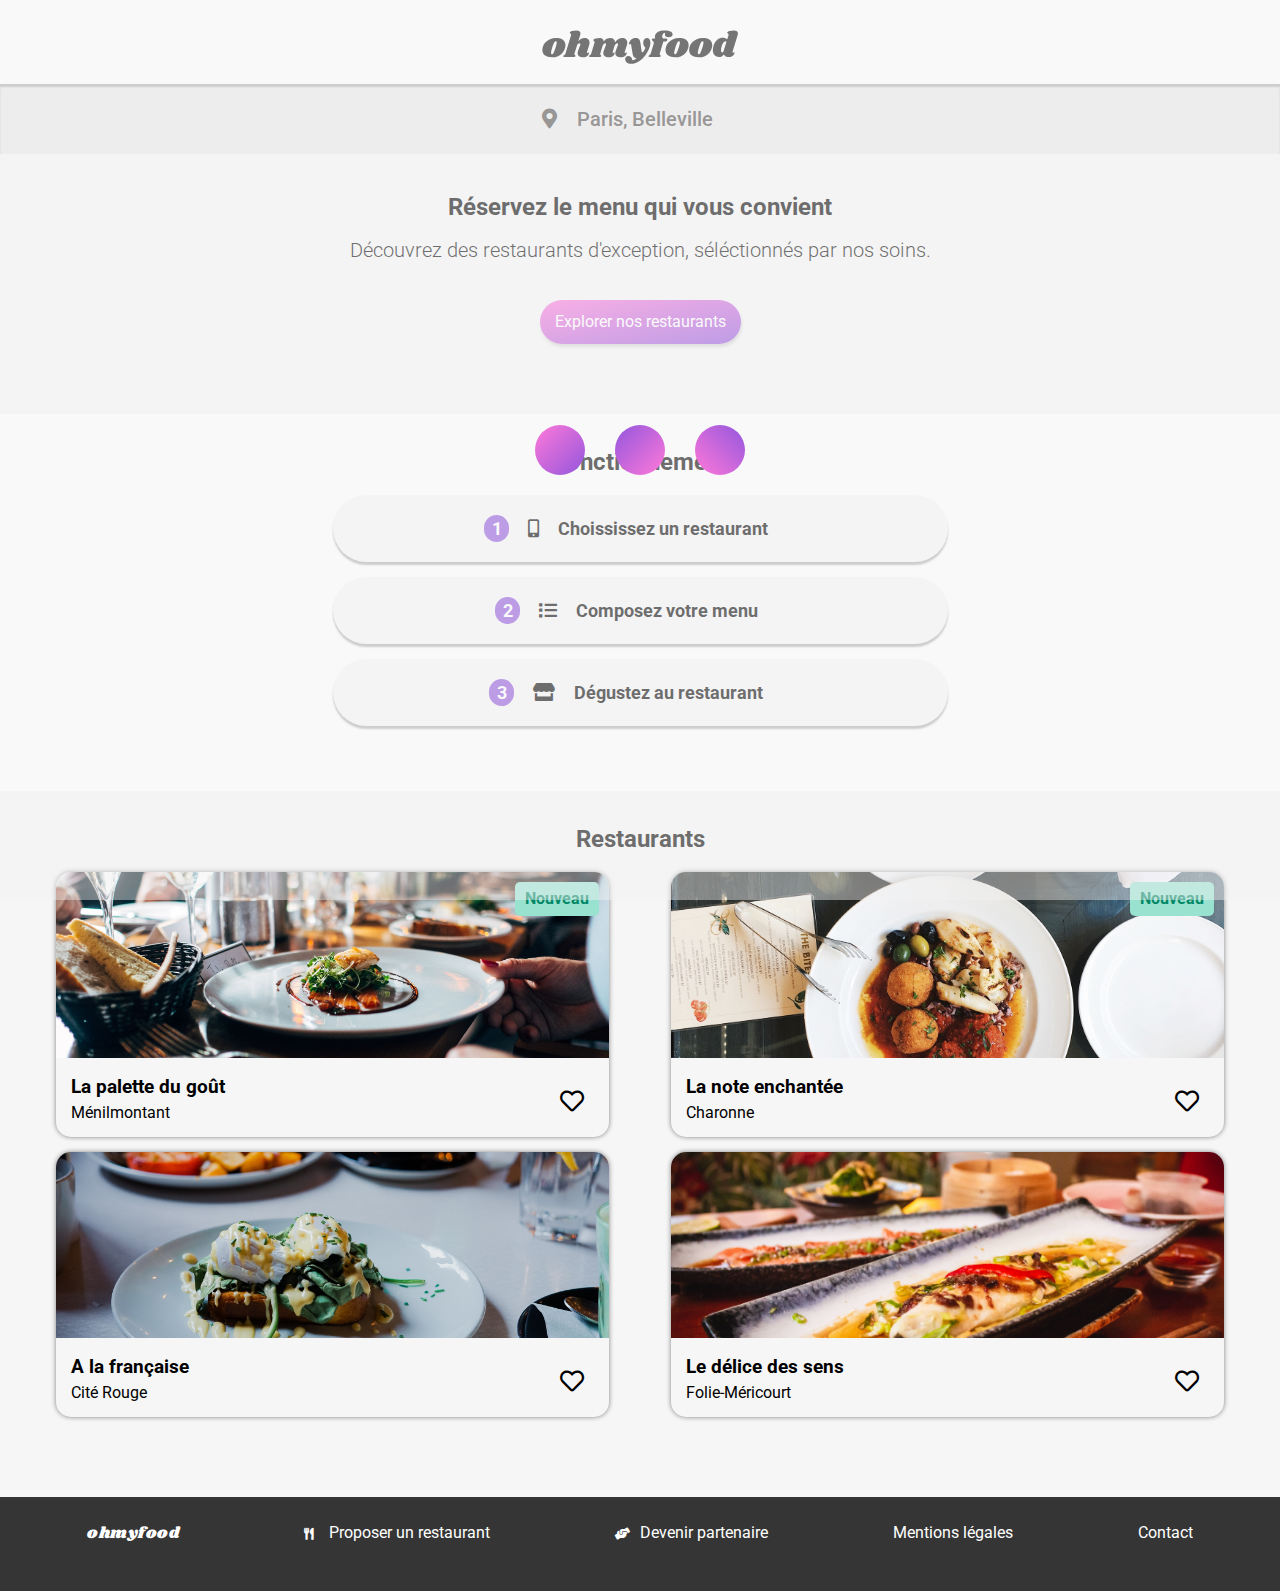
<file: index.html>
<!DOCTYPE html>
<html lang="fr">
<head>
    <meta charset="UTF-8">
    <meta http-equiv="X-UA-Compatible" content="IE=edge">
    <meta name="viewport" content="width=device-width, initial-scale=1.0">
    <title>Ohmyfood</title>
    <link rel="stylesheet" href="https://use.fontawesome.com/releases/v5.7.1/css/all.css">
    <link rel="stylesheet" href="style.css">
    <link href="https://fonts.googleapis.com/css2?family=Roboto:wght@300;400;500;700&family=Shrikhand&display=swap" rel="stylesheet">
</head>
<body>
    <div class="loader-container">
        <div class="loader loader1"></div>
        <div class="loader loader2"></div>
        <div class="loader loader3"></div>
    </div>
    <header>
        <div class="logo-div">
            <img src="./img/ohmyfood@2x.svg" alt="logo" class="logo-img">
        </div>
    </header>
    <main>
        <article class="first-article">
            <section class="presentation">
                <div class="first-presentation">
                    <i class="fas fa-map-marker-alt"></i>
                    <p>Paris, Belleville</p>
                </div>
                <div class="header-presentation">
                    <h2>Réservez le menu qui vous convient</h2>
                    <p>
                        Découvrez des restaurants d'exception, séléctionnés par nos soins.
                    </p>
                    <nav>
                        <button class="button-presentation" type="button">
                                Explorer nos restaurants
                        </button>
                    </nav>
                </div>
            </section>
        </article>
        <article class="second-article">
            <section class="functioning">
                <div id="functioning-title">
                    <h2>Fonctionnement</h2>
                </div>
                <div class="the-three-stages">
                    <ol class="steps">
                        <li class="first-step">
                            <i class="fas fa-mobile-alt icone"></i>
                            Choississez un restaurant
                        </li>
                        <li class="second-step">
                            <i class="fas fa-list icone"></i>
                            Composez votre menu
                        </li>
                        <li class="third-class">
                            <i class="fas fa-store icone"></i>
                            Dégustez au restaurant
                        </li>
                    </ol>
                </div>
            </section>
        </article>
        <article class="third-article">
            <section class="restaurant">
                <div id="restaurant-title">
                    <h2>Restaurants</h2>
                </div>
                <div class="dishes">
                    <div class="dish">
                        <a href="menu1.html">
                            <div class="dish-view dish-new">
                                <img src="./img/dish1.jpg" alt="" class="dish-img">
                            </div>
                            <div class="dish-name">
                                <div class="dish-name-text">
                                    <h3>La palette du goût</h3>
                                    <p>Ménilmontant</p>
                                </div>
                                <div class="heart-anim">
                                    <i class="far fa-heart coeurvide"></i>
                                    <i class="fas fa-heart coeurplein "></i>
                                </div>
                            </div>
                        </a>
                    </div>
                    <div class="dish">
                        <a href="menu2.html">
                            <div class="dish-view dish-new">
                                <img src="./img/dish2.jpg" alt="" class="dish-img">
                            </div>
                            <div class="dish-name">
                                <div class="dish-name-text">
                                    <h3>La note enchantée</h3>
                                    <p>Charonne</p>
                                </div>
                                <div class="heart-anim">
                                    <i class="far fa-heart coeurvide"></i>
                                    <i class="fas fa-heart coeurplein "></i>
                                </div>
                            </div>
                        </a>
                    </div>
                    <div class="dish">
                        <a href="menu3.html">
                            <div class="dish-view">
                                <img src="./img/dish3.jpg" alt="" class="dish-img">
                            </div>
                            <div class="dish-name">
                                <div class="dish-name-text">
                                    <h3>A la française</h3>
                                    <p>Cité Rouge</p>
                                </div>
                                <div class="heart-anim">
                                    <i class="far fa-heart coeurvide"></i>
                                    <i class="fas fa-heart coeurplein "></i>
                                </div>
                            </div>
                        </a>
                    </div>
                    <div class="dish">
                        <a href="menu4.html">
                            <div class="dish-view">
                                <img src="./img/dish4.jpg" alt="" class="dish-img">
                            </div>
                            <div class="dish-name">
                                <div class="dish-name-text">
                                    <h3>Le délice des sens</h3>
                                    <p>Folie-Méricourt</p>
                                </div>
                                <div class="heart-anim">
                                    <i class="far fa-heart coeurvide"></i>
                                    <i class="fas fa-heart coeurplein "></i>
                                </div>
                            </div>
                        </a>
                    </div>
                </div>
            </section>
        </article>
    </main>
    <footer>
        <div class="footer-flex">
            <div class="footer-title">
                <p>ohmyfood</p>
            </div>
            <div class="footer-div">
                <i class="fas fa-utensils"></i>
                <a href="#">Proposer un restaurant</a>
            </div>
            <div class="footer-div">
                <i class="fas fa-hands-helping"></i>
                <a href="#">Devenir partenaire</a>
            </div>
            <div class="footer-div">
                <a href="#">Mentions légales</a>
            </div>
            <div class="footer-div">
                <a href="mailto:rahmani.abel@hotmail.fr">Contact</a>
            </div>
        </div>
    </footer>
</body>
</file>
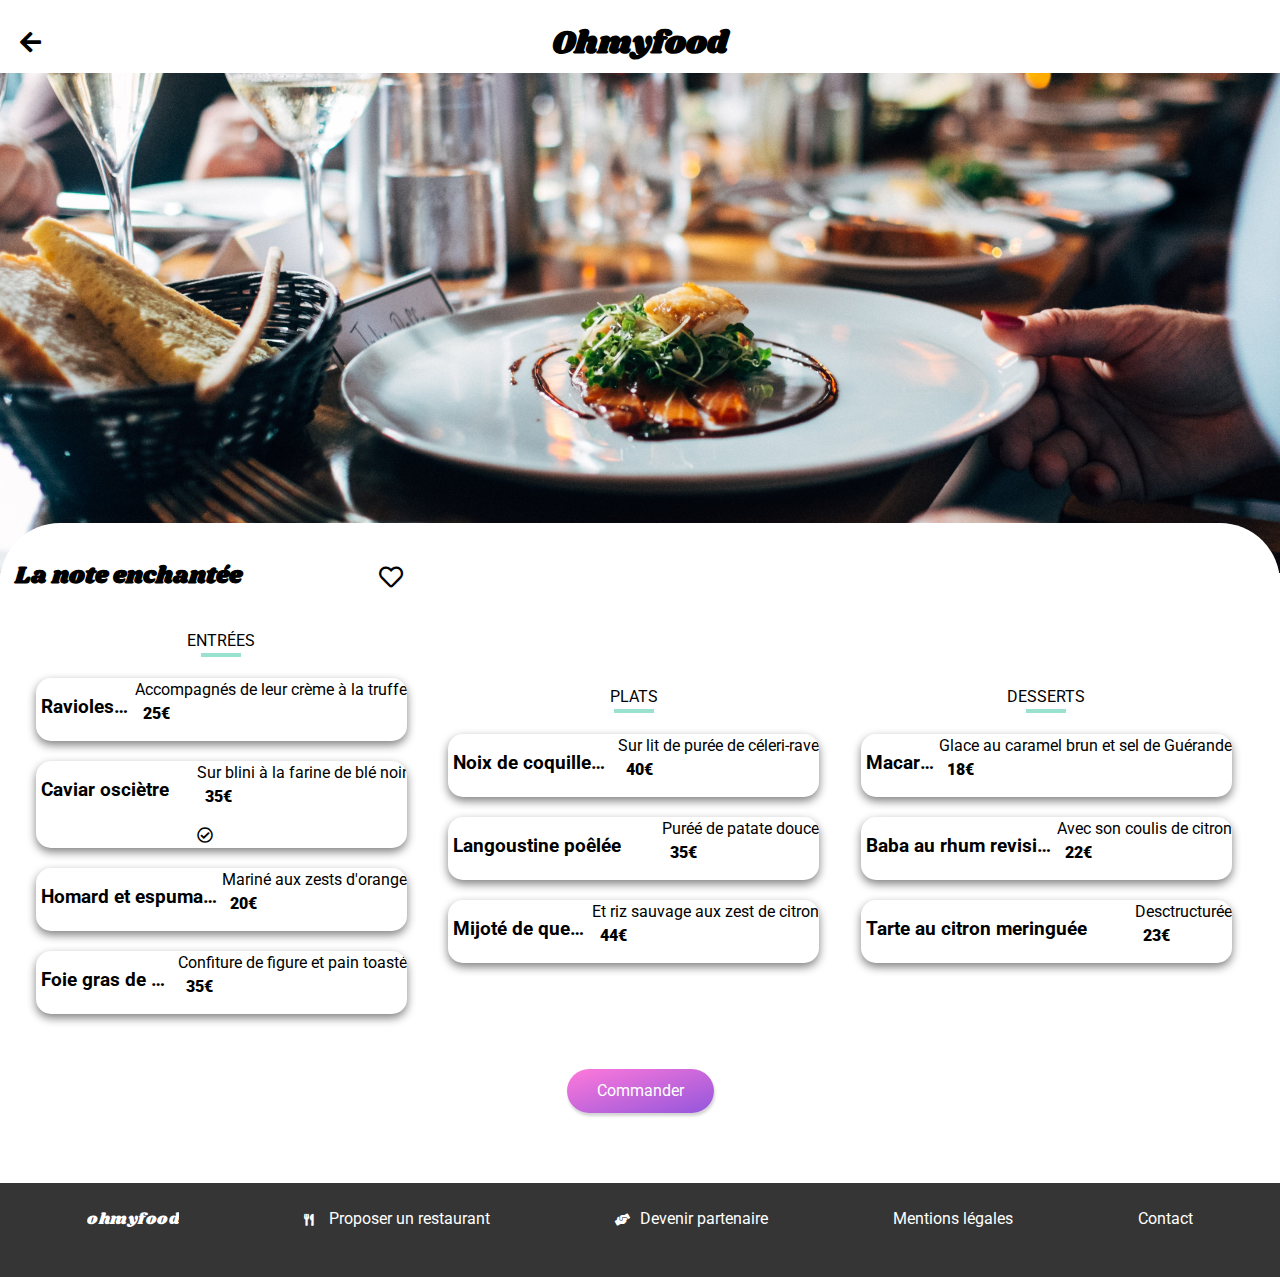
<file: menu1.html>
<!DOCTYPE html>
<html lang="en">
<head>
    <meta charset="UTF-8">
    <meta http-equiv="X-UA-Compatible" content="IE=edge">
    <meta name="viewport" content="width=device-width, initial-scale=1.0">
    <title>Ohmyfood</title>
    <link rel="stylesheet" href="https://use.fontawesome.com/releases/v5.7.1/css/all.css">
    <link rel="stylesheet" href="menu1.css">
    <link href="https://fonts.googleapis.com/css2?family=Roboto:wght@300;400;500;700&family=Shrikhand&display=swap" rel="stylesheet">
</head>
<body>
    <header>
        <div class="logo-div">
            <a href="index.html">
                <i class="fas fa-arrow-left"></i>
            </a>
            <h1>Ohmyfood</h1>
        </div>
    </header>
    <main class="main-menu1">
        <article class="background-article">
        </article>
        <article class="article-menu1">
            <section class="entree">
                <div class="title-of-page">
                    <h2>La note enchantée</h2>
                    <div class="heart-anim">
                        <i class="far fa-heart coeurvide"></i>
                        <i class="fas fa-heart coeurplein "></i>
                    </div>
                </div>
                <div class="title-article">
                    <p>Entrées</p>
                </div>
                <div class="the-entrees">
                    <div class="global-entree">
                        <div class="name-entree">
                            <div class="name-of-entree">
                                <h3>Ravioles de foie gras</h3>
                            </div>
                            <div class="description-entree">
                                <p>Accompagnés de leur crème à la truffe</p>
                                <p class="strong">25€</p>
                            </div>
                        </div>
                    </div>
                    <div class="global-entree">
                        <div class="name-entree">
                            <div class="name-of-entree">
                                <h3>Caviar osciètre</h3>
                            </div>
                            <div class="description-entree">
                                <p>Sur blini à la farine de blé noir</p>
                                <p class="strong">35€</p>
                                <i class="far fa-check-circle"></i>
                            </div>
                        </div>
                    </div>
                    <div class="global-entree">
                        <div class="name-entree">
                            <div class="name-of-entree">
                                <h3>Homard et espuma de potiron</h3>
                            </div>
                            <div class="description-entree">
                                <p>Mariné aux zests d'orange</p>
                                <p class="strong">20€</p>
                            </div>
                        </div>
                    </div>
                    <div class="global-entree">
                        <div class="name-entree">
                            <div class="name-of-entree">
                                <h3>Foie gras de canard cuit entier</h3>
                            </div>
                            <div class="description-entree">
                                <p>Confiture de figure et pain toasté</p>
                                <p class="strong">35€</p>
                            </div>
                        </div>
                    </div>
                </div>
            </section>
            <section class="plate">
                <div class="title-article">
                    <p>plats</p>
                </div>
                <div class="the-entrees">
                    <div class="global-entree">
                        <div class="name-entree">
                            <div class="name-of-entree">
                                <h3>Noix de coquilles Saint-Jacques</h3>
                            </div>
                            <div class="description-entree">
                                <p>Sur lit de purée de céleri-rave</p>
                                <p class="strong">40€</p>
                            </div>
                        </div>
                    </div>
                    <div class="global-entree">
                        <div class="name-entree">
                            <div class="name-of-entree">
                                <h3>Langoustine poêlée</h3>
                            </div>
                            <div class="description-entree">
                                <p>Puréé de patate douce</p>
                                <p class="strong">35€</p>
                            </div>
                        </div>
                    </div>
                    <div class="global-entree">
                        <div class="name-entree">
                            <div class="name-of-entree">
                                <h3>Mijoté de queue de boeuf</h3>
                            </div>
                            <div class="description-entree">
                                <p>Et riz sauvage aux zest de citron</p>
                                <p class="strong">44€</p>
                            </div>
                        </div>
                    </div>
                </div>
            </section>
            <section class="dessert">
                <div class="title-article">
                    <p>Desserts</p>
                </div>
                <div class="the-entrees">
                    <div class="global-entree">
                        <div class="name-entree">
                            <div class="name-of-entree">
                                <h3>Macaron noisette et chocolat</h3>
                            </div>
                            <div class="description-entree">
                                <p>Glace au caramel brun et sel de Guérande</p>
                                <p class="strong">18€</p>
                            </div>
                        </div>
                    </div>
                    <div class="global-entree">
                        <div class="name-entree">
                            <div class="name-of-entree">
                                <h3>Baba au rhum revisité</h3>
                            </div>
                            <div class="description-entree">
                                <p>Avec son coulis de citron</p>
                                <p class="strong">22€</p>
                            </div>
                        </div>
                    </div>
                    <div class="global-entree">
                        <div class="name-entree">
                            <div class="name-of-entree">
                                <h3>Tarte au citron meringuée</h3>
                            </div>
                            <div class="description-entree">
                                <p>Desctructurée</p>
                                <p class="strong">23€</p>
                            </div>
                        </div>
                    </div>
                </div>
            </section>
            <div class="footer-nav">
                <nav>
                    <button class="button-presentation" type="button">
                            Commander
                    </button>
                </nav>
            </div>
        </article>
    </main>
    <footer>
        <div class="footer-flex">
            <div class="footer-title">
                <p>ohmyfood</p>
            </div>
            <div class="footer-div">
                <i class="fas fa-utensils"></i>
                <a href="#">Proposer un restaurant</a>
            </div>
            <div class="footer-div">
                <i class="fas fa-hands-helping"></i>
                <a href="#">Devenir partenaire</a>
            </div>
            <div class="footer-div">
                <a href="#">Mentions légales</a>
            </div>
            <div class="footer-div">
                <a href="mailto:rahmani.abel@hotmail.fr">Contact</a>
            </div>
        </div>
    </footer>
</body>
</html>
</file>
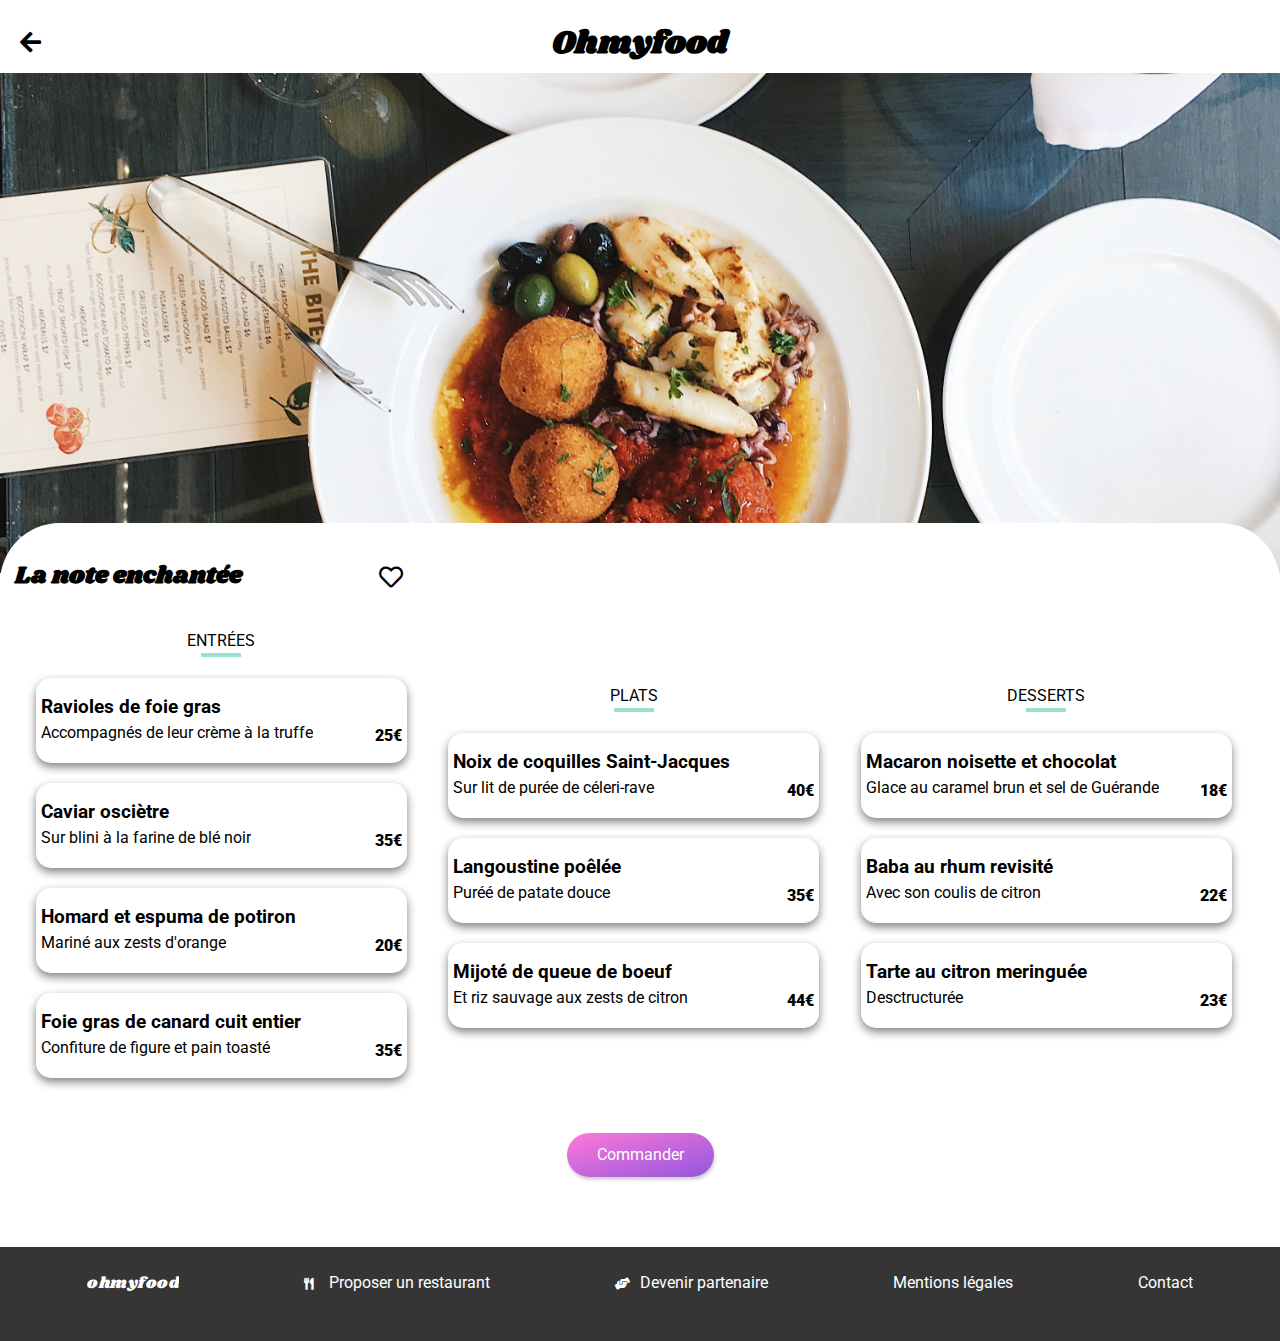
<file: menu2.html>
<!DOCTYPE html>
<html lang="en">
<head>
    <meta charset="UTF-8">
    <meta http-equiv="X-UA-Compatible" content="IE=edge">
    <meta name="viewport" content="width=device-width, initial-scale=1.0">
    <title>Ohmyfood</title>
    <link rel="stylesheet" href="https://use.fontawesome.com/releases/v5.7.1/css/all.css">
    <link rel="stylesheet" href="menu2.css">
    <link href="https://fonts.googleapis.com/css2?family=Roboto:wght@300;400;500;700&family=Shrikhand&display=swap" rel="stylesheet">
</head>
<body>
    <header>
        <div class="logo-div">
            <a href="index.html">
                <i class="fas fa-arrow-left"></i>
            </a>
            <h1>Ohmyfood</h1>
        </div>
    </header>
    <main class="main-menu1">
        <article class="background-article">
        </article>
        <article class="article-menu1">
            <section class="entree">
                <div class="title-of-page">
                    <h2>La note enchantée</h2>
                    <div class="heart-anim">
                        <i class="far fa-heart coeurvide"></i>
                        <i class="fas fa-heart coeurplein "></i>
                    </div>
                </div>
                <div class="title-article">
                    <p>Entrées</p>
                </div>
                <div class="the-entrees">
                    <div class="global-entree">
                        <div class="name-entree">
                            <div class="name-of-entree">
                                <h3>Ravioles de foie gras</h3>
                                <p>Accompagnés de leur crème à la truffe</p>
                            </div>  
                            <div class="icone-check">
                                <p class="strong">25€</p>
                                <p class="check-p"><i class="fas fa-check-circle check-rotate"></i></p>
                            </div>
                        </div>
                    </div>
                    <div class="global-entree">
                        <div class="name-entree">
                            <div class="name-of-entree">
                                <h3>Caviar osciètre</h3>
                                <p class="overflow">Sur blini à la farine de blé noir</p>
                            </div>
                            <div class="icone-check">
                                <p class="strong">35€</p>
                                <p class="check-p"><i class="fas fa-check-circle check-rotate"></i></p>
                            </div>
                        </div>
                    </div>
                    <div class="global-entree">
                        <div class="name-entree">
                            <div class="name-of-entree">
                                <h3>Homard et espuma de potiron</h3>
                                <p>Mariné aux zests d'orange</p>
                            </div>
                            <div class="icone-check">
                                <p class="strong">20€</p>
                                <p class="check-p"><i class="fas fa-check-circle check-rotate"></i></p>
                            </div>
                        </div>
                    </div>
                    <div class="global-entree">
                        <div class="name-entree">
                            <div class="name-of-entree">
                                <h3>Foie gras de canard cuit entier</h3>
                                <p>Confiture de figure et pain toasté</p>
                            </div>
                            <div class="icone-check">
                                <p class="strong">35€</p>
                                <p class="check-p"><i class="fas fa-check-circle check-rotate"></i></p>
                            </div>
                        </div>
                    </div>
                </div>
            </section>
            <section class="plate">
                <div class="title-article">
                    <p>plats</p>
                </div>
                <div class="the-entrees">
                    <div class="global-entree">
                        <div class="name-entree">
                            <div class="name-of-entree">
                                <h3>Noix de coquilles Saint-Jacques</h3>
                                <p>Sur lit de purée de céleri-rave</p>
                            </div>
                            <div class="icone-check">
                                <p class="strong">40€</p>
                                <p class="check-p"><i class="fas fa-check-circle check-rotate"></i></p>
                            </div>
                        </div>
                    </div>
                    <div class="global-entree">
                        <div class="name-entree">
                            <div class="name-of-entree">
                                <h3>Langoustine poêlée</h3>
                                <p>Puréé de patate douce</p>
                            </div>
                            <div class="icone-check">
                                <p class="strong">35€</p>
                                <p class="check-p"><i class="fas fa-check-circle check-rotate"></i></p>
                            </div>
                        </div>
                    </div>
                    <div class="global-entree">
                        <div class="name-entree">
                            <div class="name-of-entree">
                                <h3>Mijoté de queue de boeuf</h3>
                                <p>Et riz sauvage aux zests de citron</p>
                            </div>
                            <div class="icone-check">
                                <p class="strong">44€</p>
                                <p class="check-p"><i class="fas fa-check-circle check-rotate"></i></p>
                            </div>
                        </div>
                    </div>
                </div>
            </section>
            <section class="dessert">
                <div class="title-article">
                    <p>Desserts</p>
                </div>
                <div class="the-entrees">
                    <div class="global-entree">
                        <div class="name-entree">
                            <div class="name-of-entree">
                                <h3>Macaron noisette et chocolat</h3>
                                <p>Glace au caramel brun et sel de Guérande</p>
                            </div>
                            <div class="icone-check">
                                <p class="strong">18€</p>
                                <p class="check-p"><i class="fas fa-check-circle check-rotate"></i></p>
                            </div>
                        </div>
                    </div>
                    <div class="global-entree">
                        <div class="name-entree">
                            <div class="name-of-entree">
                                <h3>Baba au rhum revisité</h3>
                                <p>Avec son coulis de citron</p>
                            </div>
                            <div class="icone-check">
                                <p class="strong">22€</p>
                                <p class="check-p"><i class="fas fa-check-circle check-rotate"></i></p>
                            </div>
                        </div>
                    </div>
                    <div class="global-entree">
                        <div class="name-entree">
                            <div class="name-of-entree">
                                <h3>Tarte au citron meringuée</h3>
                                <p>Desctructurée</p>
                            </div>
                            <div class="icone-check">
                                <p class="strong">23€</p>
                                <p class="check-p"><i class="fas fa-check-circle check-rotate"></i></p>
                            </div>
                        </div>
                    </div>
                </div>
            </section>
            <div class="footer-nav">
                <nav>
                    <button class="button-presentation" type="button">
                            Commander
                    </button>
                </nav>
            </div>
        </article>
    </main>
    <footer>
        <div class="footer-flex">
            <div class="footer-title">
                <p>ohmyfood</p>
            </div>
            <div class="footer-div">
                <i class="fas fa-utensils"></i>
                <a href="#">Proposer un restaurant</a>
            </div>
            <div class="footer-div">
                <i class="fas fa-hands-helping"></i>
                <a href="#">Devenir partenaire</a>
            </div>
            <div class="footer-div">
                <a href="#">Mentions légales</a>
            </div>
            <div class="footer-div">
                <a href="mailto:rahmani.abel@hotmail.fr">Contact</a>
            </div>
        </div>
    </footer>
</body>
</html>
</file>
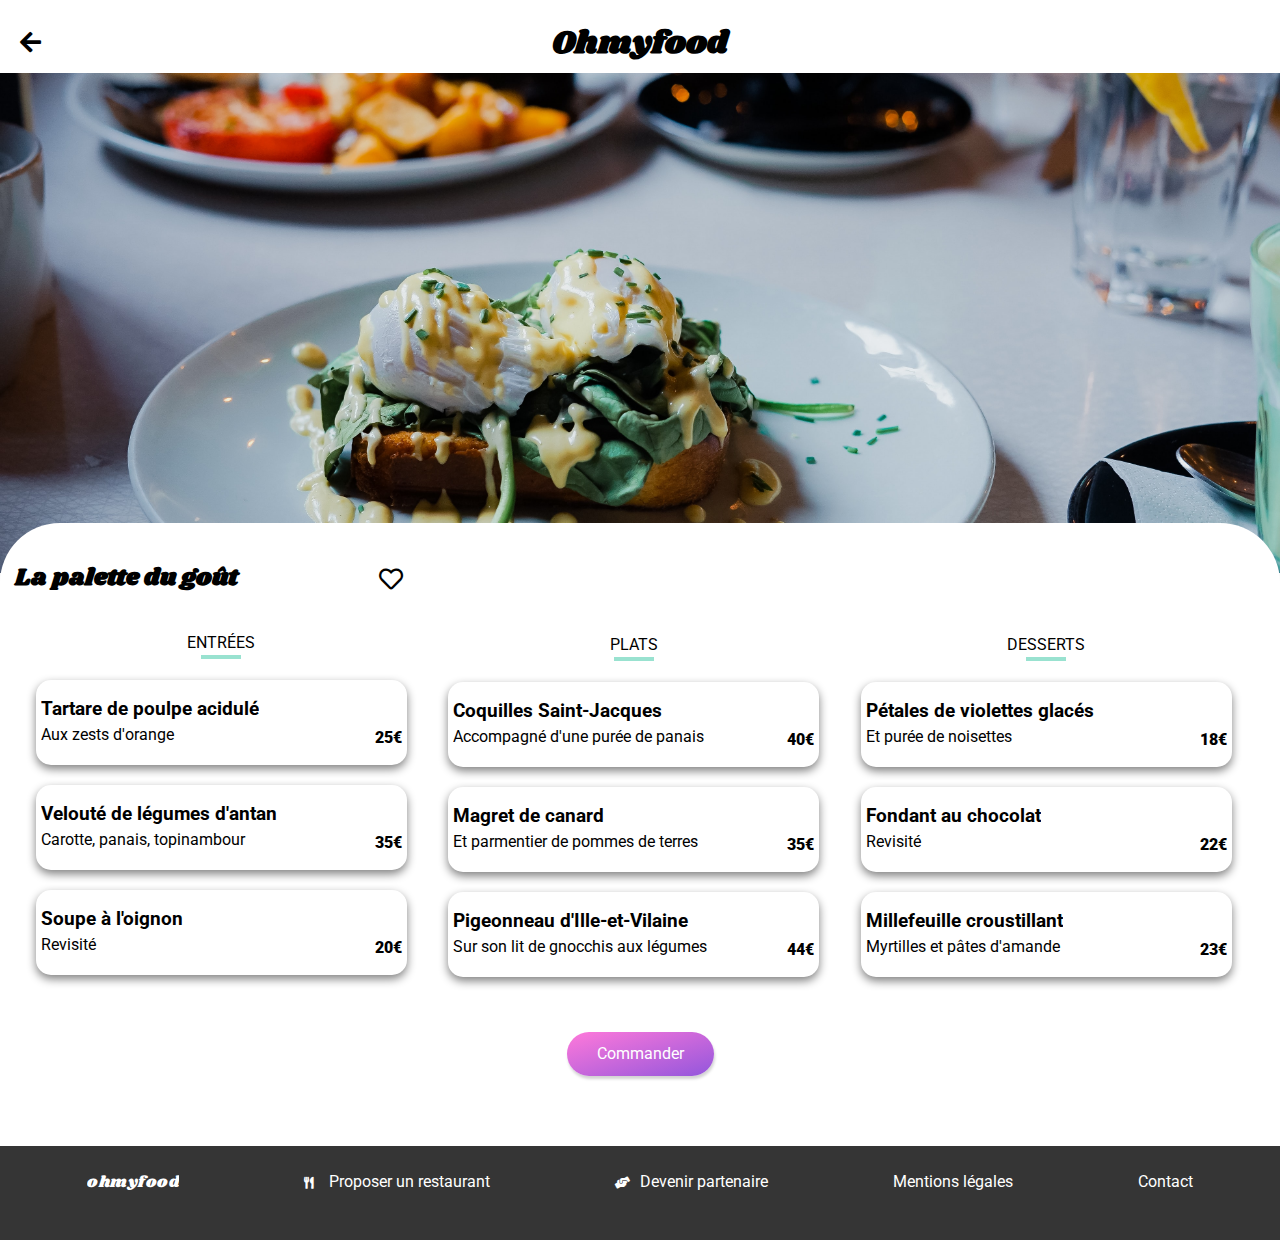
<file: menu3.html>
<!DOCTYPE html>
<html lang="fr">
<head>
    <meta charset="UTF-8">
    <meta http-equiv="X-UA-Compatible" content="IE=edge">
    <meta name="viewport" content="width=device-width, initial-scale=1.0">
    <title>Ohmyfood</title>
    <link rel="stylesheet" href="https://use.fontawesome.com/releases/v5.7.1/css/all.css">
    <link rel="stylesheet" href="menu3.css">
    <link href="https://fonts.googleapis.com/css2?family=Roboto:wght@300;400;500;700&family=Shrikhand&display=swap" rel="stylesheet">
</head>
<body>
    <header>
        <div class="logo-div">
            <a href="index.html">
                <i class="fas fa-arrow-left"></i>
            </a>
            <h1>Ohmyfood</h1>
        </div>
    </header>
    <main class="main-menu1">
        <article class="background-article">
        </article>
        <article class="article-menu1">
            <section class="entree">
                <div class="title-of-page">
                    <h2>La palette du goût</h2>
                    <div class="heart-anim">
                        <i class="far fa-heart coeurvide"></i>
                        <i class="fas fa-heart coeurplein "></i>
                    </div>
                </div>
                <div class="title-article">
                    <p>Entrées</p>
                </div>
                <div class="the-entrees">
                    <div class="global-entree">
                        <div class="name-entree">
                            <div class="name-of-entree">
                                <h3>Tartare de poulpe acidulé</h3>
                                <p>Aux zests d'orange</p>
                            </div>  
                            <div class="icone-check">
                                <p class="strong">25€</p>
                                <p class="check-p"><i class="fas fa-check-circle check-rotate"></i></p>
                            </div>
                        </div>
                    </div>
                    <div class="global-entree">
                        <div class="name-entree">
                            <div class="name-of-entree">
                                <h3>Velouté de légumes d'antan</h3>
                                <p>Carotte, panais, topinambour</p>
                            </div>
                            <div class="icone-check">
                                <p class="strong">35€</p>
                                <p class="check-p"><i class="fas fa-check-circle check-rotate"></i></p>
                            </div>
                        </div>
                    </div>
                    <div class="global-entree">
                        <div class="name-entree">
                            <div class="name-of-entree">
                                <h3>Soupe à l'oignon</h3>
                                <p>Revisité</p>
                            </div>
                            <div class="icone-check">
                                <p class="strong">20€</p>
                                <p class="check-p"><i class="fas fa-check-circle check-rotate"></i></p>
                            </div>
                        </div>
                    </div>
                </div>
            </section>
            <section class="plate">
                <div class="title-article">
                    <p>plats</p>
                </div>
                <div class="the-entrees">
                    <div class="global-entree">
                        <div class="name-entree">
                            <div class="name-of-entree">
                                <h3>Coquilles Saint-Jacques</h3>
                                <p>Accompagné d'une purée de panais</p>
                            </div>
                            <div class="icone-check">
                                <p class="strong">40€</p>
                                <p class="check-p"><i class="fas fa-check-circle check-rotate"></i></p>
                            </div>
                        </div>
                    </div>
                    <div class="global-entree">
                        <div class="name-entree">
                            <div class="name-of-entree">
                                <h3>Magret de canard</h3>
                                <p>Et parmentier de pommes de terres</p>
                            </div>
                            <div class="icone-check">
                                <p class="strong">35€</p>
                                <p class="check-p"><i class="fas fa-check-circle check-rotate"></i></p>
                            </div>
                        </div>
                    </div>
                    <div class="global-entree">
                        <div class="name-entree">
                            <div class="name-of-entree">
                                <h3>Pigeonneau d'Ille-et-Vilaine</h3>
                                <p>Sur son lit de gnocchis aux légumes</p>
                            </div>
                            <div class="icone-check">
                                <p class="strong">44€</p>
                                <p class="check-p"><i class="fas fa-check-circle check-rotate"></i></p>
                            </div>
                        </div>
                    </div>
                </div>
            </section>
            <section class="dessert">
                <div class="title-article">
                    <p>Desserts</p>
                </div>
                <div class="the-entrees">
                    <div class="global-entree">
                        <div class="name-entree">
                            <div class="name-of-entree">
                                <h3>Pétales de violettes glacés</h3>
                                <p>Et purée de noisettes</p>
                            </div>
                            <div class="icone-check">
                                <p class="strong">18€</p>
                                <p class="check-p"><i class="fas fa-check-circle check-rotate"></i></p>
                            </div>
                        </div>
                    </div>
                    <div class="global-entree">
                        <div class="name-entree">
                            <div class="name-of-entree">
                                <h3>Fondant au chocolat</h3>
                                <p>Revisité</p>
                            </div>
                            <div class="icone-check">
                                <p class="strong">22€</p>
                                <p class="check-p"><i class="fas fa-check-circle check-rotate"></i></p>
                            </div>
                        </div>
                    </div>
                    <div class="global-entree">
                        <div class="name-entree">
                            <div class="name-of-entree">
                                <h3>Millefeuille croustillant</h3>
                                <p>Myrtilles et pâtes d'amande</p>
                            </div>
                            <div class="icone-check">
                                <p class="strong">23€</p>
                                <p class="check-p"><i class="fas fa-check-circle check-rotate"></i></p>
                            </div>
                        </div>
                    </div>
                </div>
            </section>
            <div class="footer-nav">
                <nav>
                    <button class="button-presentation" type="button">
                            Commander
                    </button>
                </nav>
            </div>
        </article>
    </main>
    <footer>
        <div class="footer-flex">
            <div class="footer-title">
                <p>ohmyfood</p>
            </div>
            <div class="footer-div">
                <i class="fas fa-utensils"></i>
                <a href="#">Proposer un restaurant</a>
            </div>
            <div class="footer-div">
                <i class="fas fa-hands-helping"></i>
                <a href="#">Devenir partenaire</a>
            </div>
            <div class="footer-div">
                <a href="#">Mentions légales</a>
            </div>
            <div class="footer-div">
                <a href="mailto:rahmani.abel@hotmail.fr">Contact</a>
            </div>
        </div>
    </footer>
</body>
</html>
</file>
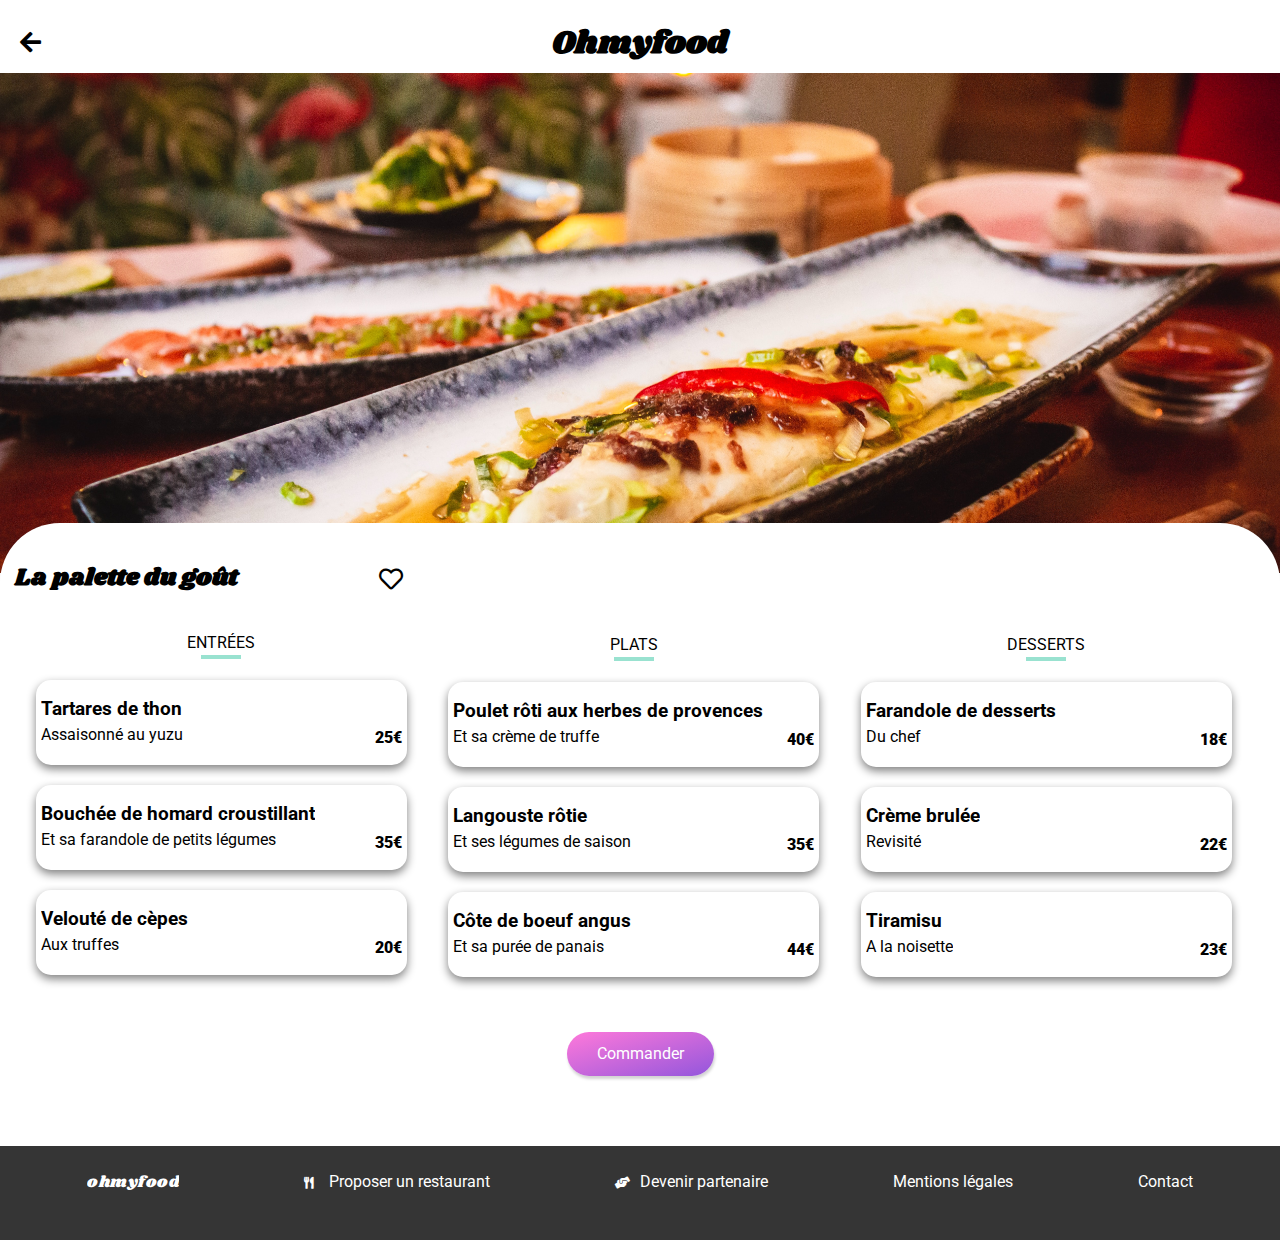
<file: menu4.html>
<!DOCTYPE html>
<html lang="fr">
<head>
    <meta charset="UTF-8">
    <meta http-equiv="X-UA-Compatible" content="IE=edge">
    <meta name="viewport" content="width=device-width, initial-scale=1.0">
    <title>Ohmyfood</title>
    <link rel="stylesheet" href="https://use.fontawesome.com/releases/v5.7.1/css/all.css">
    <link rel="stylesheet" href="menu4.css">
    <link href="https://fonts.googleapis.com/css2?family=Roboto:wght@300;400;500;700&family=Shrikhand&display=swap" rel="stylesheet">
</head>
<body>
    <header>
        <div class="logo-div">
            <a href="index.html">
                <i class="fas fa-arrow-left"></i>
            </a>
            <h1>Ohmyfood</h1>
        </div>
    </header>
    <main class="main-menu1">
        <article class="background-article">
        </article>
        <article class="article-menu1">
            <section class="entree">
                <div class="title-of-page">
                    <h2>La palette du goût</h2>
                    <div class="heart-anim">
                        <i class="far fa-heart coeurvide"></i>
                        <i class="fas fa-heart coeurplein "></i>
                    </div>
                </div>
                <div class="title-article">
                    <p>Entrées</p>
                </div>
                <div class="the-entrees">
                    <div class="global-entree">
                        <div class="name-entree">
                            <div class="name-of-entree">
                                <h3>Tartares de thon</h3>
                                <p>Assaisonné au yuzu</p>
                            </div>  
                            <div class="icone-check">
                                <p class="strong">25€</p>
                                <p class="check-p"><i class="fas fa-check-circle check-rotate"></i></p>
                            </div>
                        </div>
                    </div>
                    <div class="global-entree">
                        <div class="name-entree">
                            <div class="name-of-entree">
                                <h3>Bouchée de homard croustillant</h3>
                                <p>Et sa farandole de petits légumes</p>
                            </div>
                            <div class="icone-check">
                                <p class="strong">35€</p>
                                <p class="check-p"><i class="fas fa-check-circle check-rotate"></i></p>
                            </div>
                        </div>
                    </div>
                    <div class="global-entree">
                        <div class="name-entree">
                            <div class="name-of-entree">
                                <h3>Velouté de cèpes</h3>
                                <p>Aux truffes</p>
                            </div>
                            <div class="icone-check">
                                <p class="strong">20€</p>
                                <p class="check-p"><i class="fas fa-check-circle check-rotate"></i></p>
                            </div>
                        </div>
                    </div>
                </div>
            </section>
            <section class="plate">
                <div class="title-article">
                    <p>plats</p>
                </div>
                <div class="the-entrees">
                    <div class="global-entree">
                        <div class="name-entree">
                            <div class="name-of-entree">
                                <h3>Poulet rôti aux herbes de provences</h3>
                                <p>Et sa crème de truffe</p>
                            </div>
                            <div class="icone-check">
                                <p class="strong">40€</p>
                                <p class="check-p"><i class="fas fa-check-circle check-rotate"></i></p>
                            </div>
                        </div>
                    </div>
                    <div class="global-entree">
                        <div class="name-entree">
                            <div class="name-of-entree">
                                <h3>Langouste rôtie</h3>
                                <p>Et ses légumes de saison</p>
                            </div>
                            <div class="icone-check">
                                <p class="strong">35€</p>
                                <p class="check-p"><i class="fas fa-check-circle check-rotate"></i></p>
                            </div>
                        </div>
                    </div>
                    <div class="global-entree">
                        <div class="name-entree">
                            <div class="name-of-entree">
                                <h3>Côte de boeuf angus</h3>
                                <p>Et sa purée de panais</p>
                            </div>
                            <div class="icone-check">
                                <p class="strong">44€</p>
                                <p class="check-p"><i class="fas fa-check-circle check-rotate"></i></p>
                            </div>
                        </div>
                    </div>
                </div>
            </section>
            <section class="dessert">
                <div class="title-article">
                    <p>Desserts</p>
                </div>
                <div class="the-entrees">
                    <div class="global-entree">
                        <div class="name-entree">
                            <div class="name-of-entree">
                                <h3>Farandole de desserts</h3>
                                <p>Du chef</p>
                            </div>
                            <div class="icone-check">
                                <p class="strong">18€</p>
                                <p class="check-p"><i class="fas fa-check-circle check-rotate"></i></p>
                            </div>
                        </div>
                    </div>
                    <div class="global-entree">
                        <div class="name-entree">
                            <div class="name-of-entree">
                                <h3>Crème brulée</h3>
                                <p>Revisité</p>
                            </div>
                            <div class="icone-check">
                                <p class="strong">22€</p>
                                <p class="check-p"><i class="fas fa-check-circle check-rotate"></i></p>
                            </div>
                        </div>
                    </div>
                    <div class="global-entree">
                        <div class="name-entree">
                            <div class="name-of-entree">
                                <h3>Tiramisu</h3>
                                <p>A la noisette</p>
                            </div>
                            <div class="icone-check">
                                <p class="strong">23€</p>
                                <p class="check-p"><i class="fas fa-check-circle check-rotate"></i></p>
                            </div>
                        </div>
                    </div>
                </div>
            </section>
            <div class="footer-nav">
                <nav>
                    <button class="button-presentation" type="button">
                            Commander
                    </button>
                </nav>
            </div>
        </article>
    </main>
    <footer>
        <div class="footer-flex">
            <div class="footer-title">
                <p>ohmyfood</p>
            </div>
            <div class="footer-div">
                <i class="fas fa-utensils"></i>
                <a href="#">Proposer un restaurant</a>
            </div>
            <div class="footer-div">
                <i class="fas fa-hands-helping"></i>
                <a href="#">Devenir partenaire</a>
            </div>
            <div class="footer-div">
                <a href="#">Mentions légales</a>
            </div>
            <div class="footer-div">
                <a href="mailto:rahmani.abel@hotmail.fr">Contact</a>
            </div>
        </div>
    </footer>
</body>
</html>
</file>
<file: style.css>
*, *::before, *::after {
    box-sizing: border-box;
}

  * {
    margin: 0;
}

html, body {
    height: 100%;
}

body {
    line-height: 1.5;
    -webkit-font-smoothing: antialiased;
}

img, picture, video, canvas, svg {
    display: block;
    max-width: 100%;
}

input, button, textarea, select {
    font: inherit;
}

p, h1, h2, h3, h4, h5, h6 {
    overflow-wrap: break-word;
}

#root, #__next {
    isolation: isolate;
}

body {
    font-family: "Roboto", sans-serif;
}

h2 {
    font-size: 24px;
}

a {
    text-decoration: none;
    color: inherit;
}

:root {
    --primaire: #9356dc;
    --secondaire: #FF79DA;
    --tertaire: #99E2D0;
    --Parisbelleville: #EAEAEA;
    --reservez: #F6F6F6;
    --hover: #F5EDFF;
    --backgroundnouveau: #99E2D0;
    --nouveau: #008766;
    --footer: #353535;
}

.loader-container {
    position: fixed;
    background: #f1f1f173;
    width: 100%;
    height: 100%;
    display: flex;
    justify-content: center;
    align-items: center;
    z-index: 1000;
    overflow: hidden;
    animation: hideAnimation 0s forwards ease-in 1.5s;
}

.loader {
    width: 50px;
    height: 50px;
    border-radius: 50%;
    margin: 0 15px;
    animation: loader infinite 0.3s alternate;
}

.loader1 {
    background: linear-gradient(to bottom right, var(--secondaire), var(--primaire));
}

.loader2 {
    animation-delay: 0.05s;
    background: linear-gradient(to top left, var(--secondaire), var(--primaire));
}

.loader3 {
    animation-delay: 0.1s;
    background: linear-gradient(to top right, var(--secondaire), var(--primaire));
}

@keyframes loader {
    100% {
        transform: translateY(-30px);
    }
}

@keyframes hideAnimation {
    to {
    visibility: hidden;
    width: 0;
    height: 0;
    }
}

.logo-div {
    display: flex;
    justify-content: center;
    padding-top: 30px;
}

.first-presentation {
    margin-top: 20px;
    padding: 20px 0;
    display: flex;
    justify-content: center;
    align-items: center;
    background: var(--Parisbelleville);
    box-shadow: inset 0 3px 2px #afafaf;
}

.first-presentation p {
    padding: 0 25px 0 20px;
    font-weight: 500;
    color: #504c4c;
    font-size: 20px;
}

.first-presentation i {
    font-size: 20px;
    color: #504c4c;
}

.header-presentation {
    text-align: center;
    background: var(--reservez);
    padding: 0 25px;
}
.header-presentation h2 {
    padding-top: 35px;
}
.header-presentation p {
    font-size: 20px;
    font-weight: 300;
    padding-top: 10px;
}

.button-presentation {
    margin: 35px 0 70px 0;
    padding: 10px 15px;
    border-radius: 250px;
    border: none;
    background: linear-gradient(to bottom right, var(--secondaire), var(--primaire));
    color: white;
    transition: 0.8s;
    box-shadow: 1px 3px 3px lightgrey;
}
.button-presentation:hover {
    filter: brightness(1.1);
    box-shadow: 1px 3px 3px rgba(0, 0, 0, 0.8);
}

.functioning {
    padding: 0 25px;
    margin-bottom: 50px;
}

#functioning-title {
    padding: 30px 0 15px 0;
}

.steps {
    list-style-type: none;
    padding-left: 0;
    counter-reset: liste;
}
.steps li {
    border-radius: 150px;
    margin-bottom: 15px;
    padding: 20px;
    box-shadow: 0 3px 2px 0 #afafaf;
    background: var(--reservez);
    font-weight: 700;
    font-size: 18px;
    transition: 0.3s;
}
.steps li:hover {
    background: #f5edff;
    color: var(--primaire);
}
.steps li::before {
    counter-increment: liste;
    content: counter(liste);
    color: #fff;
    display: inline-block;
    width: 25px;
    height: auto;
    margin-left: -28px;
    background: var(--primaire);
    border-radius: 150px;
    padding: 0 8px;
}
.steps i {
    padding: 0 15px;
    font-size: 18px;
}

.third-article {
    background: var(--reservez);
}

.restaurant {
    padding: 0 25px;
    padding-bottom: 65px;
}

#restaurant-title {
    padding: 30px 0 15px 0;
}

.dish {
    margin-bottom: 15px;
    border-radius: 15px;
    height: 265px;
    box-shadow: 0 0 5px gray;
}

.dish-view {
    height: 70%;
}

.dish-new {
    position: relative;
}
.dish-new::after {
    position: absolute;
    content: "Nouveau";
    top: 10px;
    right: 10px;
    background: var(--tertaire);
    color: var(--nouveau);
    padding: 5px 10px;
    border-radius: 5px;
    font-weight: 700;
}

.dish-img {
    border-radius: 15px 15px 0 0;
    object-fit: cover;
    width: 100%;
    height: 100%;
}

.dish-name {
    padding: 15px 0 0 15px;
    display: flex;
    justify-content: space-between;
    align-items: center;
}

.heart-anim {
    font-size: 24px;
    position: relative;
}

.coeurplein {
    position: absolute;
    right: 25px;
    top: -10px;
}

.coeurvide {
    position: absolute;
    right: 25px;
    top: -10px;
}
.coeurplein
{
    color:transparent;
    background: linear-gradient(to right bottom, #FF79DA, #9356DC);
    background-clip: text;
    -webkit-background-clip: text;
    transform: scale(0);
    transition-duration: 1.5s;
}
.heart-anim:hover  .coeurplein
{
transform: scale(1);
}
.heart-anim:hover .coeurvide
{
transform: scale(0);
transition-delay: 2s;
}

.footer-flex a:hover {
    text-decoration: underline;
}
.footer-flex {
    padding: 0 25px;
    background: var(--footer);
    color: #fff;
    padding-bottom: 30px;
}

.footer-title {
    letter-spacing: 0.5px;
    font-family: "Shrikhand", sans-serif;
    padding: 25px 0 15px;
}

.footer-div {
    display: flex;
    align-items: baseline;
    padding-bottom: 5px;
}
.footer-div i {
    width: 25px;
    font-size: 12px;
}



@media only screen and (min-width: 768px) {
    #functioning-title {
        text-align: center;
    }

    #restaurant-title {
        text-align: center;
    }

    .dishes {
        display: flex;
        flex-wrap: wrap;
        justify-content: space-around;
    }

    .dish {
        width: 45%;
    }

    .footer-flex {
        display: flex;
        align-items: baseline;
        justify-content: space-around;
    }
}

@media only screen and (min-width: 992px) {
    .the-three-stages {
        display: flex;
        justify-content: center;
    }

    .steps {
        width: 50%;
        text-align: center;
    }
}
  /*# sourceMappingURL=style.css.map */
</file>
<file: menu1.css>
*, *::before, *::after {
    box-sizing: border-box;
}

  * {
    margin: 0;
}

html, body {
    height: 100%;
}

body {
    line-height: 1.5;
    -webkit-font-smoothing: antialiased;
}

img, picture, video, canvas, svg {
    display: block;
    max-width: 100%;
}

input, button, textarea, select {
    font: inherit;
}

p, h1, h2, h3, h4, h5, h6 {
    overflow-wrap: break-word;
}

#root, #__next {
    isolation: isolate;
}

body {
    font-family: "Roboto", sans-serif;
}

h2 {
    font-size: 24px;
}

a {
    text-decoration: none;
    color: inherit;
}

:root {
    --primaire: #9356dc;
    --secondaire: #FF79DA;
    --tertaire: #99E2D0;
    --Parisbelleville: #EAEAEA;
    --reservez: #F6F6F6;
    --hover: #F5EDFF;
    --backgroundnouveau: #99E2D0;
    --nouveau: #008766;
    --footer: #353535;
}

.logo-div {
    position: relative;
}

.logo-div h1 {
    font-family: 'Shrikhand', sans-serif;
    text-align: center;
    margin: 20px 0 5px 0;
}

.logo-div i {
    font-size: 24px;
    padding-left: 20px;
    position: absolute;
    top: 20%;
}

.main-menu1 {
    background: var(--reservez);
}

.background-article {
    background: url(./img/dish1.jpg) center center / cover ;
    height: 300px;

}

.article-menu1 {
    background-color: #fff;
    border-radius: 60px 60px 0 0;
    margin-top: -50px;
    padding: 0 15px;
}

@keyframes slidedown {
    from {
        transform: translateY(300px);
        opacity: 0;
    }
    to {
        transform: translateY(0);
        opacity: 1;
    }
}

.entree {
    animation: slidedown 1s ease-out;
}

.plate {
    animation: slidedown 1.5s ease-out;
}

.dessert {
    animation: slidedown 2s ease-out;
}

.title-of-page {
    display: flex;
    align-items: baseline;
    justify-content: space-between;
    font-family: 'Shrikhand', sans-serif;
    padding: 35px 0 15px 0;
    font-size: 22px;
}

.heart-anim {
    font-size: 24px;
    position: relative;
}

.coeurplein {
    position: absolute;
    right: 25px;
    top: -18px;
}

.coeurvide {
    position: absolute;
    right: 25px;
    top: -18px;
}
.coeurplein
{
    color:transparent;
    background: linear-gradient(to right bottom, #FF79DA, #9356DC);
    background-clip: text;
    -webkit-background-clip: text;
    transform: scale(0);
    transition-duration: 1.5s;
}
.heart-anim:hover  .coeurplein
{
transform: scale(1);
}
.heart-anim:hover .coeurvide
{
transform: scale(0);
transition-delay: 2s;
}


.title-article {
    text-transform: uppercase;
    padding: 20px 0 25px 0;
    position: relative;
}

.title-article::after {
    content: '';
    border: 2px solid var(--backgroundnouveau);
    display: block;
    width: 40px;
}

.global-entree {
    background: white;
    border-radius: 15px;
    margin-bottom: 20px;
    box-shadow: 0px 4px 10px grey;
    overflow: hidden;
}

.name-entree {
    display: flex;
    justify-content: space-between;
}
.name-of-entree {
    padding: 15px 5px 15px 5px;
    overflow: hidden;
    white-space: nowrap;
    text-overflow: ellipsis;
}

.name-of-entree > h3, p {
    overflow: hidden;
    white-space: nowrap;
    text-overflow: ellipsis;
}


.global-entree:hover .check-p {
    transform: translateX(0);
    transition: 0.5s;
    width: 60px;
    overflow: hidden;
    white-space: nowrap;
    text-overflow: ellipsis;
}

.global-entree:hover .icone-check i {
    animation: rotate 0.5s 0.1s forwards;
}


.strong {
    padding: 0 5px 15px 8px;
    font-weight: 900;
}

.icone-check {
    display: flex;
    align-items: flex-end;
} 

.check-p{
    height: 85px;
    display: flex;
    justify-content: center;
    align-items: center;
    color: white;
    background: var(--backgroundnouveau);
    border-radius: 0 10px 10px 0;
    font-size: 20px;
    width: 0;
    transform: translateX(100%);
}


@keyframes rotate {
    from {
        transform: rotate(0);
    }
    to {
        transform: rotate(360deg);
    }
}



.icone-check .check-rotate {
    display: flex;
    justify-content: center;
    align-items: center;
    height: 100%;
    overflow: hidden;
}



.footer-nav {
    text-align: center;
}

.button-presentation {
    margin: 35px 0 70px 0;
    padding: 10px 30px;
    border-radius: 250px;
    border: none;
    background: linear-gradient(to bottom right, var(--secondaire), var(--primaire));
    color: white;
    transition: 0.8s;
    box-shadow: 1px 3px 3px lightgrey;
}
.button-presentation:hover {
    filter: brightness(1.1);
    box-shadow: 1px 3px 3px rgba(0, 0, 0, 0.8);
}

footer {
    position: relative;
    z-index: 1;
}

.footer-flex {
    padding: 0 25px;
    background: var(--footer);
    color: #fff;
    padding-bottom: 30px;
}

.footer-flex a:hover {
    text-decoration: underline;
}

.footer-title {
    letter-spacing: 0.5px;
    font-family: "Shrikhand", sans-serif;
    padding: 25px 0 15px;
}

.footer-div {
    display: flex;
    align-items: baseline;
    padding-bottom: 5px;
}
.footer-div i {
    width: 25px;
    font-size: 12px;
}

@media only screen and (min-width: 768px) {

    .title-article {
        text-align: center;
        position: relative;
    }

    .title-article::after {
        content: '';
        border: 2px solid var(--backgroundnouveau);
        display: block;
        width: 40px;
        left: 50%;
        position: absolute;
        transform: translateX(-50%);
    }

    .the-entrees {
        display: flex;
        flex-direction: column;
        align-items: center;
    }

    .global-entree {
        width: 90%;
    }

    .footer-flex {
        display: flex;
        align-items: baseline;
        justify-content: space-around;
    }
}

@media only screen and (min-width: 992px) {
    .background-article {
        height: 500px;
    }
    

    .article-menu1 {
        display: flex;
        align-items: center;
        flex-wrap: wrap;
    }

    .entree {
        width: 33%;
    }

    .plate {
        width: 33%;
        padding-top: 90px;
    }

    .dessert {
        width: 33%;
        padding-top: 90px;
    }

    .footer-nav {
        margin: 0 auto;
    }
}

  /*# sourceMappingURL=style.css.map */
</file>
<file: menu2.css>
*, *::before, *::after {
    box-sizing: border-box;
}

  * {
    margin: 0;
}

html, body {
    height: 100%;
}

body {
    line-height: 1.5;
    -webkit-font-smoothing: antialiased;
}

img, picture, video, canvas, svg {
    display: block;
    max-width: 100%;
}

input, button, textarea, select {
    font: inherit;
}

p, h1, h2, h3, h4, h5, h6 {
    overflow-wrap: break-word;
}

#root, #__next {
    isolation: isolate;
}

body {
    font-family: "Roboto", sans-serif;
}

h2 {
    font-size: 24px;
}

a {
    text-decoration: none;
    color: inherit;
}

:root {
    --primaire: #9356dc;
    --secondaire: #FF79DA;
    --tertaire: #99E2D0;
    --Parisbelleville: #EAEAEA;
    --reservez: #F6F6F6;
    --hover: #F5EDFF;
    --backgroundnouveau: #99E2D0;
    --nouveau: #008766;
    --footer: #353535;
}

.logo-div {
    position: relative;
}

.logo-div h1 {
    font-family: 'Shrikhand', sans-serif;
    text-align: center;
    margin: 20px 0 5px 0;
}

.logo-div i {
    font-size: 24px;
    padding-left: 20px;
    position: absolute;
    top: 20%;
}

.main-menu1 {
    background: var(--reservez);
}

.background-article {
    background: url(./img/dish2.jpg) center center / cover ;
    height: 300px;

}

.article-menu1 {
    background-color: #fff;
    border-radius: 60px 60px 0 0;
    margin-top: -50px;
    padding: 0 15px;
}

@keyframes slidedown {
    from {
        transform: translateY(300px);
        opacity: 0;
    }
    to {
        transform: translateY(0);
        opacity: 1;
    }
}

.entree {
    animation: slidedown 1s ease-out;
}

.plate {
    animation: slidedown 1.5s ease-out;
}

.dessert {
    animation: slidedown 2s ease-out;
}

.title-of-page {
    display: flex;
    align-items: baseline;
    justify-content: space-between;
    font-family: 'Shrikhand', sans-serif;
    padding: 35px 0 15px 0;
    font-size: 22px;
}

.heart-anim {
    font-size: 24px;
    position: relative;
}

.coeurplein {
    position: absolute;
    right: 25px;
    top: -18px;
}

.coeurvide {
    position: absolute;
    right: 25px;
    top: -18px;
}
.coeurplein
{
    color:transparent;
    background: linear-gradient(to right bottom, #FF79DA, #9356DC);
    background-clip: text;
    -webkit-background-clip: text;
    transform: scale(0);
    transition-duration: 1.5s;
}
.heart-anim:hover  .coeurplein
{
transform: scale(1);
}
.heart-anim:hover .coeurvide
{
transform: scale(0);
transition-delay: 2s;
}


.title-article {
    text-transform: uppercase;
    padding: 20px 0 25px 0;
    position: relative;
}

.title-article::after {
    content: '';
    border: 2px solid var(--backgroundnouveau);
    display: block;
    width: 40px;
}

.global-entree {
    background: white;
    border-radius: 15px;
    margin-bottom: 20px;
    box-shadow: 0px 4px 10px grey;
    overflow: hidden;
}

.name-entree {
    display: flex;
    justify-content: space-between;
}
.name-of-entree {
    padding: 15px 5px 15px 5px;
    overflow: hidden;
    white-space: nowrap;
    text-overflow: ellipsis;
}

.name-of-entree > h3, p {
    overflow: hidden;
    white-space: nowrap;
    text-overflow: ellipsis;
}


.global-entree:hover .check-p {
    transform: translateX(0);
    transition: 0.5s;
    width: 60px;
    overflow: hidden;
    white-space: nowrap;
    text-overflow: ellipsis;
}

.global-entree:hover .icone-check i {
    animation: rotate 0.5s 0.1s forwards;
}


.strong {
    padding: 0 5px 15px 8px;
    font-weight: 900;
}

.icone-check {
    display: flex;
    align-items: flex-end;
} 

.check-p{
    height: 85px;
    display: flex;
    justify-content: center;
    align-items: center;
    color: white;
    background: var(--backgroundnouveau);
    border-radius: 0 10px 10px 0;
    font-size: 20px;
    width: 0;
    transform: translateX(100%);
}


@keyframes rotate {
    from {
        transform: rotate(0);
    }
    to {
        transform: rotate(360deg);
    }
}



.icone-check .check-rotate {
    display: flex;
    justify-content: center;
    align-items: center;
    height: 100%;
    overflow: hidden;
}



.footer-nav {
    text-align: center;
}

.button-presentation {
    margin: 35px 0 70px 0;
    padding: 10px 30px;
    border-radius: 250px;
    border: none;
    background: linear-gradient(to bottom right, var(--secondaire), var(--primaire));
    color: white;
    transition: 0.8s;
    box-shadow: 1px 3px 3px lightgrey;
}
.button-presentation:hover {
    filter: brightness(1.1);
    box-shadow: 1px 3px 3px rgba(0, 0, 0, 0.8);
}

footer {
    position: relative;
    z-index: 1;
}

.footer-flex {
    padding: 0 25px;
    background: var(--footer);
    color: #fff;
    padding-bottom: 30px;
}

.footer-title {
    letter-spacing: 0.5px;
    font-family: "Shrikhand", sans-serif;
    padding: 25px 0 15px;
}

.footer-div {
    display: flex;
    align-items: baseline;
    padding-bottom: 5px;
}
.footer-div i {
    width: 25px;
    font-size: 12px;
}

@media only screen and (min-width: 768px) {

    .title-article {
        text-align: center;
        position: relative;
    }

    .title-article::after {
        content: '';
        border: 2px solid var(--backgroundnouveau);
        display: block;
        width: 40px;
        left: 50%;
        position: absolute;
        transform: translateX(-50%);
    }

    .the-entrees {
        display: flex;
        flex-direction: column;
        align-items: center;
    }

    .global-entree {
        width: 90%;
    }

    .footer-flex {
        display: flex;
        align-items: baseline;
        justify-content: space-around;
    }
}

@media only screen and (min-width: 992px) {
    .background-article {
        height: 500px;
    }
    

    .article-menu1 {
        display: flex;
        align-items: center;
        flex-wrap: wrap;
    }

    .entree {
        width: 33%;
    }

    .plate {
        width: 33%;
        padding-top: 90px;
    }

    .dessert {
        width: 33%;
        padding-top: 90px;
    }

    .footer-nav {
        margin: 0 auto;
    }
}

  /*# sourceMappingURL=style.css.map */
</file>
<file: menu3.css>
*, *::before, *::after {
    box-sizing: border-box;
}

  * {
    margin: 0;
}

html, body {
    height: 100%;
}

body {
    line-height: 1.5;
    -webkit-font-smoothing: antialiased;
}

img, picture, video, canvas, svg {
    display: block;
    max-width: 100%;
}

input, button, textarea, select {
    font: inherit;
}

p, h1, h2, h3, h4, h5, h6 {
    overflow-wrap: break-word;
}

#root, #__next {
    isolation: isolate;
}

body {
    font-family: "Roboto", sans-serif;
}

h2 {
    font-size: 24px;
}

a {
    text-decoration: none;
    color: inherit;
}

:root {
    --primaire: #9356dc;
    --secondaire: #FF79DA;
    --tertaire: #99E2D0;
    --Parisbelleville: #EAEAEA;
    --reservez: #F6F6F6;
    --hover: #F5EDFF;
    --backgroundnouveau: #99E2D0;
    --nouveau: #008766;
    --footer: #353535;
}

.logo-div {
    position: relative;
}

.logo-div h1 {
    font-family: 'Shrikhand', sans-serif;
    text-align: center;
    margin: 20px 0 5px 0;
}

.logo-div i {
    font-size: 24px;
    padding-left: 20px;
    position: absolute;
    top: 20%;
}

.main-menu1 {
    background: var(--reservez);
}

.background-article {
    background: url(./img/dish3.jpg) center center / cover ;
    height: 300px;

}

.article-menu1 {
    background-color: #fff;
    border-radius: 60px 60px 0 0;
    margin-top: -50px;
    padding: 0 15px;
}

@keyframes slidedown {
    from {
        transform: translateY(300px);
        opacity: 0;
    }
    to {
        transform: translateY(0);
        opacity: 1;
    }
}

.entree {
    animation: slidedown 1s ease-out;
}

.plate {
    animation: slidedown 1.5s ease-out;
}

.dessert {
    animation: slidedown 2s ease-out;
}

.title-of-page {
    display: flex;
    align-items: baseline;
    justify-content: space-between;
    font-family: 'Shrikhand', sans-serif;
    padding: 35px 0 15px 0;
    font-size: 22px;
}

.heart-anim {
    font-size: 24px;
    position: relative;
}

.coeurplein {
    position: absolute;
    right: 25px;
    top: -18px;
}

.coeurvide {
    position: absolute;
    right: 25px;
    top: -18px;
}
.coeurplein
{
    color:transparent;
    background: linear-gradient(to right bottom, #FF79DA, #9356DC);
    background-clip: text;
    -webkit-background-clip: text;
    transform: scale(0);
    transition-duration: 1.5s;
}
.heart-anim:hover  .coeurplein
{
transform: scale(1);
}
.heart-anim:hover .coeurvide
{
transform: scale(0);
transition-delay: 2s;
}


.title-article {
    text-transform: uppercase;
    padding: 20px 0 25px 0;
    position: relative;
}

.title-article::after {
    content: '';
    border: 2px solid var(--backgroundnouveau);
    display: block;
    width: 40px;
}

.global-entree {
    background: white;
    border-radius: 15px;
    margin-bottom: 20px;
    box-shadow: 0px 4px 10px grey;
    overflow: hidden;
}

.name-entree {
    display: flex;
    justify-content: space-between;
}
.name-of-entree {
    padding: 15px 5px 15px 5px;
    overflow: hidden;
    white-space: nowrap;
    text-overflow: ellipsis;
}

.name-of-entree > h3, p {
    overflow: hidden;
    white-space: nowrap;
    text-overflow: ellipsis;
}


.global-entree:hover .check-p {
    transform: translateX(0);
    transition: 0.5s;
    width: 60px;
    overflow: hidden;
    white-space: nowrap;
    text-overflow: ellipsis;
}

.global-entree:hover .icone-check i {
    animation: rotate 0.5s 0.1s forwards;
}


.strong {
    padding: 0 5px 15px 8px;
    font-weight: 900;
}

.icone-check {
    display: flex;
    align-items: flex-end;
} 

.check-p{
    height: 85px;
    display: flex;
    justify-content: center;
    align-items: center;
    color: white;
    background: var(--backgroundnouveau);
    border-radius: 0 10px 10px 0;
    font-size: 20px;
    width: 0;
    transform: translateX(100%);
}


@keyframes rotate {
    from {
        transform: rotate(0);
    }
    to {
        transform: rotate(360deg);
    }
}



.icone-check .check-rotate {
    display: flex;
    justify-content: center;
    align-items: center;
    height: 100%;
    overflow: hidden;
}



.footer-nav {
    text-align: center;
}

.button-presentation {
    margin: 35px 0 70px 0;
    padding: 10px 30px;
    border-radius: 250px;
    border: none;
    background: linear-gradient(to bottom right, var(--secondaire), var(--primaire));
    color: white;
    transition: 0.8s;
    box-shadow: 1px 3px 3px lightgrey;
}
.button-presentation:hover {
    filter: brightness(1.1);
    box-shadow: 1px 3px 3px rgba(0, 0, 0, 0.8);
}

footer {
    position: relative;
    z-index: 1;
}

.footer-flex {
    padding: 0 25px;
    background: var(--footer);
    color: #fff;
    padding-bottom: 30px;
}

.footer-title {
    letter-spacing: 0.5px;
    font-family: "Shrikhand", sans-serif;
    padding: 25px 0 15px;
}

.footer-div {
    display: flex;
    align-items: baseline;
    padding-bottom: 5px;
}
.footer-div i {
    width: 25px;
    font-size: 12px;
}

@media only screen and (min-width: 768px) {

    .title-article {
        text-align: center;
        position: relative;
    }

    .title-article::after {
        content: '';
        border: 2px solid var(--backgroundnouveau);
        display: block;
        width: 40px;
        left: 50%;
        position: absolute;
        transform: translateX(-50%);
    }

    .the-entrees {
        display: flex;
        flex-direction: column;
        align-items: center;
    }

    .global-entree {
        width: 90%;
    }

    .footer-flex {
        display: flex;
        align-items: baseline;
        justify-content: space-around;
    }
}

@media only screen and (min-width: 992px) {
    .background-article {
        height: 500px;
    }
    

    .article-menu1 {
        display: flex;
        align-items: center;
        flex-wrap: wrap;
    }

    .entree {
        width: 33%;
    }

    .plate {
        width: 33%;
        padding-top: 90px;
    }

    .dessert {
        width: 33%;
        padding-top: 90px;
    }

    .footer-nav {
        margin: 0 auto;
    }
}

  /*# sourceMappingURL=style.css.map */
</file>
<file: menu4.css>
*, *::before, *::after {
    box-sizing: border-box;
}

  * {
    margin: 0;
}

html, body {
    height: 100%;
}

body {
    line-height: 1.5;
    -webkit-font-smoothing: antialiased;
}

img, picture, video, canvas, svg {
    display: block;
    max-width: 100%;
}

input, button, textarea, select {
    font: inherit;
}

p, h1, h2, h3, h4, h5, h6 {
    overflow-wrap: break-word;
}

#root, #__next {
    isolation: isolate;
}

body {
    font-family: "Roboto", sans-serif;
}

h2 {
    font-size: 24px;
}

a {
    text-decoration: none;
    color: inherit;
}

:root {
    --primaire: #9356dc;
    --secondaire: #FF79DA;
    --tertaire: #99E2D0;
    --Parisbelleville: #EAEAEA;
    --reservez: #F6F6F6;
    --hover: #F5EDFF;
    --backgroundnouveau: #99E2D0;
    --nouveau: #008766;
    --footer: #353535;
}

.logo-div {
    position: relative;
}

.logo-div h1 {
    font-family: 'Shrikhand', sans-serif;
    text-align: center;
    margin: 20px 0 5px 0;
}

.logo-div i {
    font-size: 24px;
    padding-left: 20px;
    position: absolute;
    top: 20%;
}

.main-menu1 {
    background: var(--reservez);
}

.background-article {
    background: url(./img/dish4.jpg) center center / cover ;
    height: 300px;

}

.article-menu1 {
    background-color: #fff;
    border-radius: 60px 60px 0 0;
    margin-top: -50px;
    padding: 0 15px;
}

@keyframes slidedown {
    from {
        transform: translateY(300px);
        opacity: 0;
    }
    to {
        transform: translateY(0);
        opacity: 1;
    }
}

.entree {
    animation: slidedown 1s ease-out;
}

.plate {
    animation: slidedown 1.5s ease-out;
}

.dessert {
    animation: slidedown 2s ease-out;
}

.title-of-page {
    display: flex;
    align-items: baseline;
    justify-content: space-between;
    font-family: 'Shrikhand', sans-serif;
    padding: 35px 0 15px 0;
    font-size: 22px;
}

.heart-anim {
    font-size: 24px;
    position: relative;
}

.coeurplein {
    position: absolute;
    right: 25px;
    top: -18px;
}

.coeurvide {
    position: absolute;
    right: 25px;
    top: -18px;
}
.coeurplein
{
    color:transparent;
    background: linear-gradient(to right bottom, #FF79DA, #9356DC);
    background-clip: text;
    -webkit-background-clip: text;
    transform: scale(0);
    transition-duration: 1.5s;
}
.heart-anim:hover  .coeurplein
{
transform: scale(1);
}
.heart-anim:hover .coeurvide
{
transform: scale(0);
transition-delay: 2s;
}


.title-article {
    text-transform: uppercase;
    padding: 20px 0 25px 0;
    position: relative;
}

.title-article::after {
    content: '';
    border: 2px solid var(--backgroundnouveau);
    display: block;
    width: 40px;
}

.global-entree {
    background: white;
    border-radius: 15px;
    margin-bottom: 20px;
    box-shadow: 0px 4px 10px grey;
    overflow: hidden;
}

.name-entree {
    display: flex;
    justify-content: space-between;
}
.name-of-entree {
    padding: 15px 5px 15px 5px;
    overflow: hidden;
    white-space: nowrap;
    text-overflow: ellipsis;
}

.name-of-entree > h3, p {
    overflow: hidden;
    white-space: nowrap;
    text-overflow: ellipsis;
}


.global-entree:hover .check-p {
    transform: translateX(0);
    transition: 0.5s;
    width: 60px;
    overflow: hidden;
    white-space: nowrap;
    text-overflow: ellipsis;
}

.global-entree:hover .icone-check i {
    animation: rotate 0.5s 0.1s forwards;
}


.strong {
    padding: 0 5px 15px 8px;
    font-weight: 900;
}

.icone-check {
    display: flex;
    align-items: flex-end;
} 

.check-p{
    height: 85px;
    display: flex;
    justify-content: center;
    align-items: center;
    color: white;
    background: var(--backgroundnouveau);
    border-radius: 0 10px 10px 0;
    font-size: 20px;
    width: 0;
    transform: translateX(100%);
}


@keyframes rotate {
    from {
        transform: rotate(0);
    }
    to {
        transform: rotate(360deg);
    }
}



.icone-check .check-rotate {
    display: flex;
    justify-content: center;
    align-items: center;
    height: 100%;
    overflow: hidden;
}



.footer-nav {
    text-align: center;
}

.button-presentation {
    margin: 35px 0 70px 0;
    padding: 10px 30px;
    border-radius: 250px;
    border: none;
    background: linear-gradient(to bottom right, var(--secondaire), var(--primaire));
    color: white;
    transition: 0.8s;
    box-shadow: 1px 3px 3px lightgrey;
}
.button-presentation:hover {
    filter: brightness(1.1);
    box-shadow: 1px 3px 3px rgba(0, 0, 0, 0.8);
}

footer {
    position: relative;
    z-index: 1;
}

.footer-flex {
    padding: 0 25px;
    background: var(--footer);
    color: #fff;
    padding-bottom: 30px;
}

.footer-title {
    letter-spacing: 0.5px;
    font-family: "Shrikhand", sans-serif;
    padding: 25px 0 15px;
}

.footer-div {
    display: flex;
    align-items: baseline;
    padding-bottom: 5px;
}
.footer-div i {
    width: 25px;
    font-size: 12px;
}

@media only screen and (min-width: 768px) {

    .title-article {
        text-align: center;
        position: relative;
    }

    .title-article::after {
        content: '';
        border: 2px solid var(--backgroundnouveau);
        display: block;
        width: 40px;
        left: 50%;
        position: absolute;
        transform: translateX(-50%);
    }

    .the-entrees {
        display: flex;
        flex-direction: column;
        align-items: center;
    }

    .global-entree {
        width: 90%;
    }

    .footer-flex {
        display: flex;
        align-items: baseline;
        justify-content: space-around;
    }
}

@media only screen and (min-width: 992px) {
    .background-article {
        height: 500px;
    }
    

    .article-menu1 {
        display: flex;
        align-items: center;
        flex-wrap: wrap;
    }

    .entree {
        width: 33%;
    }

    .plate {
        width: 33%;
        padding-top: 90px;
    }

    .dessert {
        width: 33%;
        padding-top: 90px;
    }

    .footer-nav {
        margin: 0 auto;
    }
}

  /*# sourceMappingURL=style.css.map */
</file>
